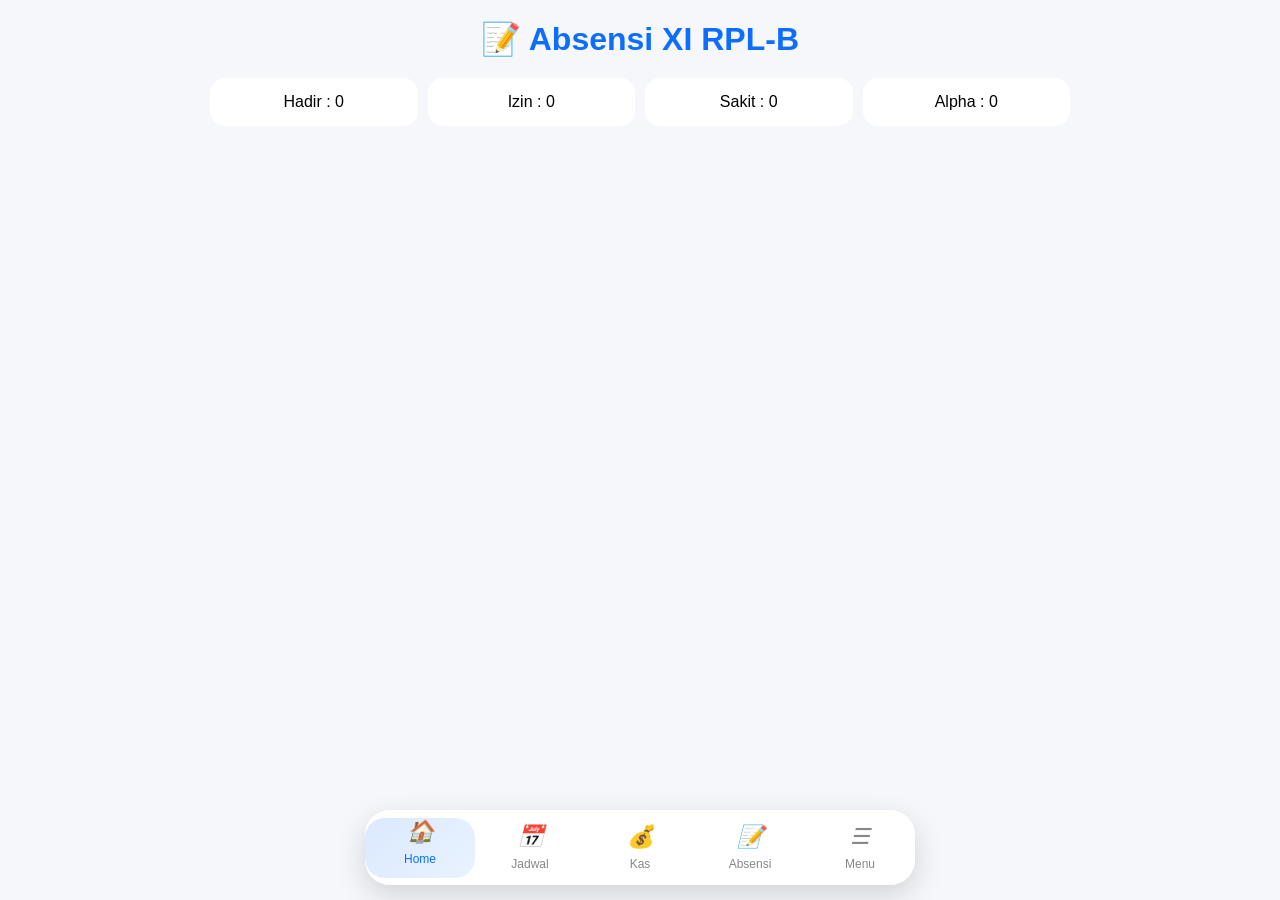
<file: absensi.html>
<!DOCTYPE html>
<html lang="id">
<head>
    <meta charset="UTF-8">
    <meta name="viewport" content="width=device-width, initial-scale=1.0">
    <title>Absensi XI RPL-B</title>
<link rel="stylesheet"
href="assets/css/navbar.css">
    <link rel="stylesheet" href="assets/css/absensi.css">
</head>

<body>

    <div class="container">

        <h1>📝 Absensi XI RPL-B</h1>

        <div class="rekap">

            <p>
                Hadir :
                <span id="hadirCount">0</span>
            </p>

            <p>
                Izin :
                <span id="izinCount">0</span>
            </p>

            <p>
                Sakit :
                <span id="sakitCount">0</span>
            </p>

            <p>
                Alpha :
                <span id="alphaCount">0</span>
            </p>

        </div>

        <div id="daftarSiswa">

        </div>

    </div>
    <nav class="bottom-nav">

    <div class="indicator"></div>

    <a href="dashboard.html"
       class="nav-item active">

        <i>🏠</i>
        <span>Home</span>

    </a>

    <a href="jadwal.html"
       class="nav-item">

        <i>📅</i>
        <span>Jadwal</span>

    </a>

    <a href="kas.html"
       class="nav-item">

        <i>💰</i>
        <span>Kas</span>

    </a>

    <a href="absensi.html"
       class="nav-item">

        <i>📝</i>
        <span>Absensi</span>

    </a>

    <a href="menu.html"
       class="nav-item">

        <i>☰</i>
        <span>Menu</span>

    </a>

</nav>
<script src="assets/js/navbar.js"></script>

    <script src="assets/js/users.js"></script>
    <script src="assets/js/absensi.js"></script>

</body>
</html>
</file>
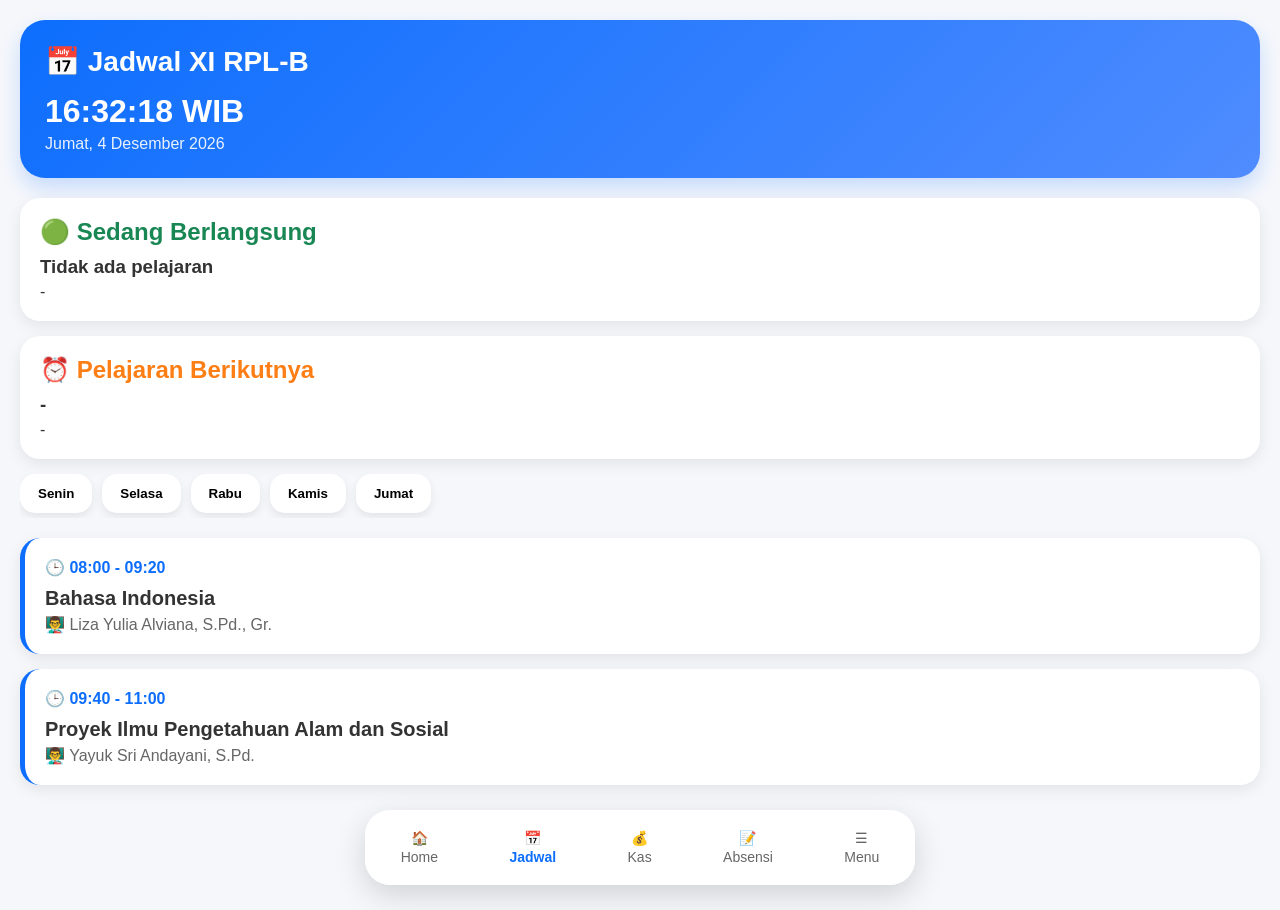
<file: jadwal.html>
<!DOCTYPE html>
<html lang="id">
<head>
    <meta charset="UTF-8">
    <meta name="viewport" content="width=device-width, initial-scale=1.0">
    <title>Jadwal XI RPL-B</title>

    <link rel="stylesheet" href="assets/css/jadwal.css">
    <link rel="stylesheet" href="assets/css/navbar.css">
</head>
<body>

    <div class="container">

        <div class="header-card">

            <h1>📅 Jadwal XI RPL-B</h1>

            <div id="jam">
                00:00:00 WIB
            </div>

            <div id="tanggal">
                Memuat tanggal...
            </div>

        </div>

        <div class="info-card sekarang">

            <h2>🟢 Sedang Berlangsung</h2>

            <h3 id="mapelSekarang">
                Tidak ada pelajaran
            </h3>

            <p id="jamSekarang">
                -
            </p>

        </div>

        <div class="info-card berikut">

            <h2>⏰ Pelajaran Berikutnya</h2>

            <h3 id="mapelBerikut">
                -
            </h3>

            <p id="jamBerikut">
                -
            </p>

        </div>

        <div class="hari-container">

            <button onclick="tampilkanJadwal('senin')">
                Senin
            </button>

            <button onclick="tampilkanJadwal('selasa')">
                Selasa
            </button>

            <button onclick="tampilkanJadwal('rabu')">
                Rabu
            </button>

            <button onclick="tampilkanJadwal('kamis')">
                Kamis
            </button>

            <button onclick="tampilkanJadwal('jumat')">
                Jumat
            </button>

        </div>

        <div id="jadwalList">

        </div>

    </div>

    <nav class="bottom-nav">

        <a href="dashboard.html">
            🏠
            <span>Home</span>
        </a>

        <a href="jadwal.html" class="active">
            📅
            <span>Jadwal</span>
        </a>

        <a href="kas.html">
            💰
            <span>Kas</span>
        </a>

        <a href="absensi.html">
            📝
            <span>Absensi</span>
        </a>

        <a href="menu.html">
            ☰
            <span>Menu</span>
        </a>

    </nav>

    <script src="assets/js/jadwal.js"></script>

</body>
</html>
</file>
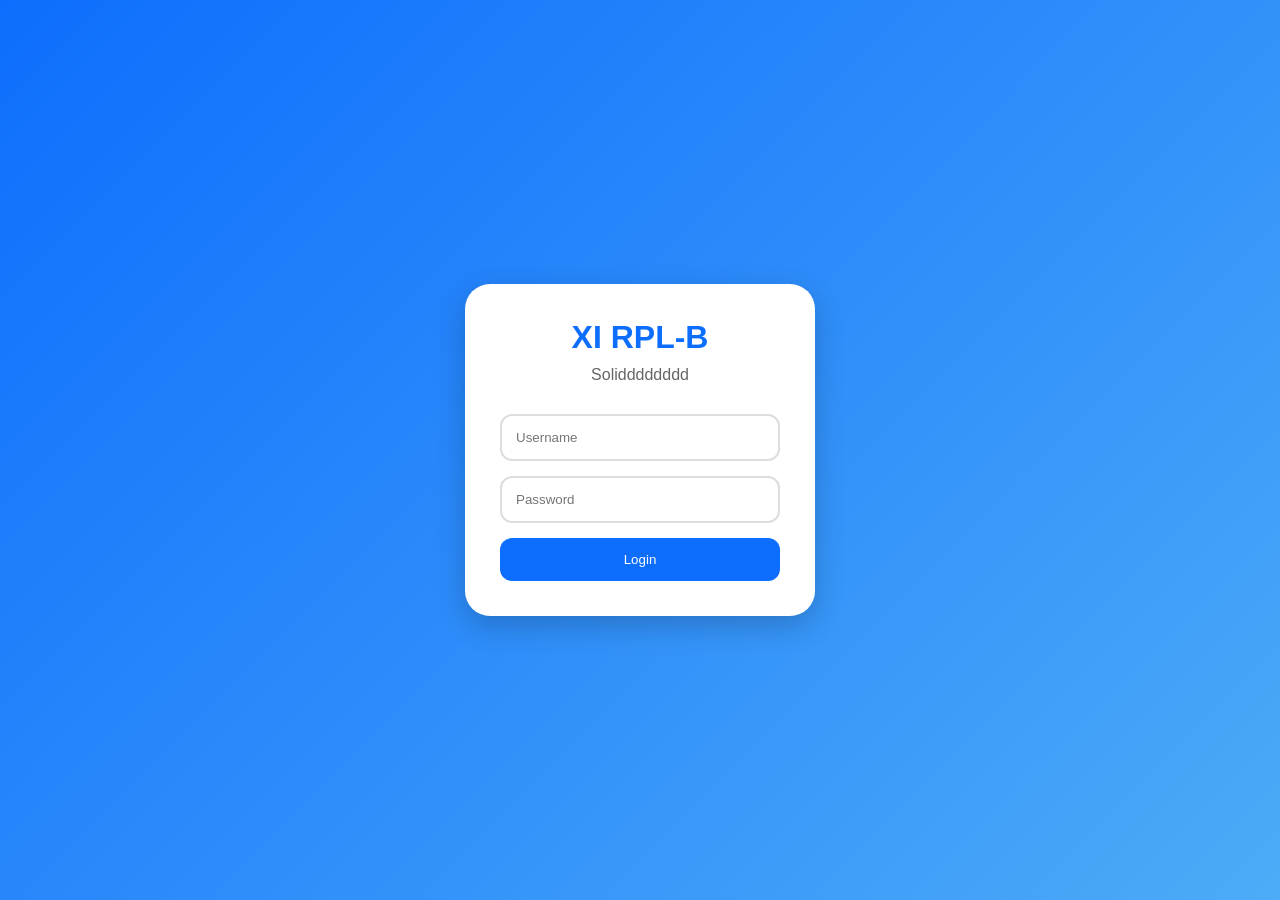
<file: kas.html>
<!DOCTYPE html>
<html lang="id">
<head>
    <meta charset="UTF-8">
    <meta name="viewport" content="width=device-width, initial-scale=1.0">
    <title>Kas XI RPL-B</title>

    <link rel="stylesheet" href="assets/css/kas.css">
    <link rel="stylesheet"
href="assets/css/navbar.css">
</head>

<body>

    <div class="container">

        <h1>💰 Kas XI RPL-B</h1>

        <div class="total-card">
            <h2>Total Kas</h2>

            <p id="totalKas">
                Rp 0
            </p>
        </div>

        <div id="formKas">

            <h2>Tambah Pembayaran</h2>

            <input type="text"
                   id="namaSiswa"
                   placeholder="Nama siswa">

            <input type="number"
                   id="jumlahKas"
                   placeholder="Jumlah">

            <button id="tambahKas">
                Simpan
            </button>

        </div>

        <div class="riwayat">

            <h2>Riwayat Kas</h2>

            <ul id="listKas">

            </ul>

        </div>

    </div>
    <nav class="bottom-nav">

    <div class="indicator"></div>

    <a href="dashboard.html"
       class="nav-item active">

        <i>🏠</i>
        <span>Home</span>

    </a>

    <a href="jadwal.html"
       class="nav-item">

        <i>📅</i>
        <span>Jadwal</span>

    </a>

    <a href="kas.html"
       class="nav-item">

        <i>💰</i>
        <span>Kas</span>

    </a>

    <a href="absensi.html"
       class="nav-item">

        <i>📝</i>
        <span>Absensi</span>

    </a>

    <a href="menu.html"
       class="nav-item">

        <i>☰</i>
        <span>Menu</span>

    </a>

</nav>
<script src="assets/js/navbar.js"></script>

    <script src="assets/js/kas.js"></script>

</body>
</html>
</file>
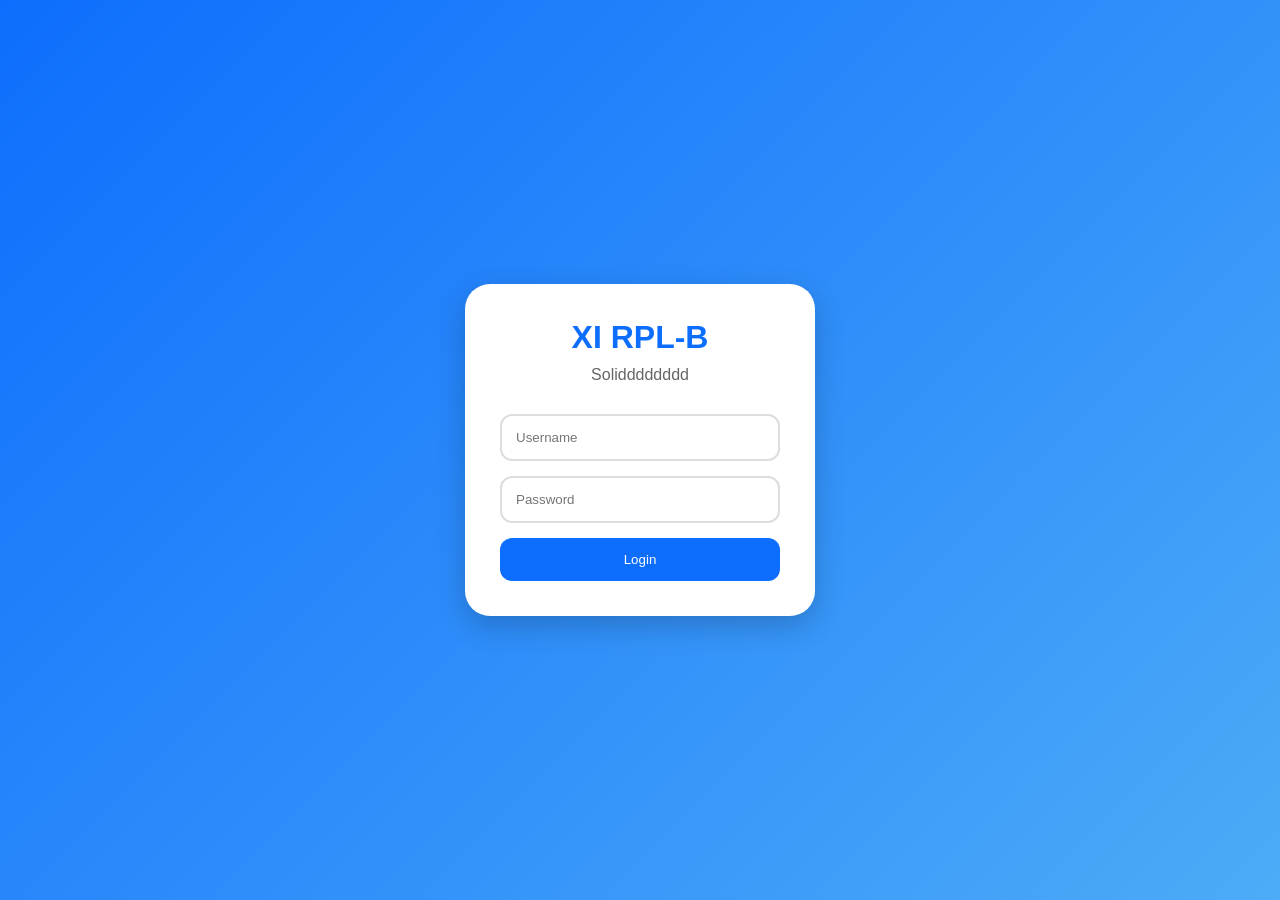
<file: login.html>
<!DOCTYPE html>
<html lang="id">
<head>
    <meta charset="UTF-8">
    <meta name="viewport" content="width=device-width, initial-scale=1.0">
    <title>Login XI RPL-B</title>

    <link rel="stylesheet" href="assets/css/login.css">
</head>

<body>

    <div class="login-card">

        <h1>XI RPL-B</h1>

        <p>Solidddddddd</p>

        <form id="loginForm">

    <input type="text"
           id="username"
           placeholder="Username"
           required>

    <input type="password"
           id="password"
           placeholder="Password"
           required>

    <button type="submit" id="loginBtn">
        Login
    </button>

</form>

    </div>

  <script src="assets/js/users.js"></script>



<script src="assets/js/login.js"></script>


</body>
</html>
</file>
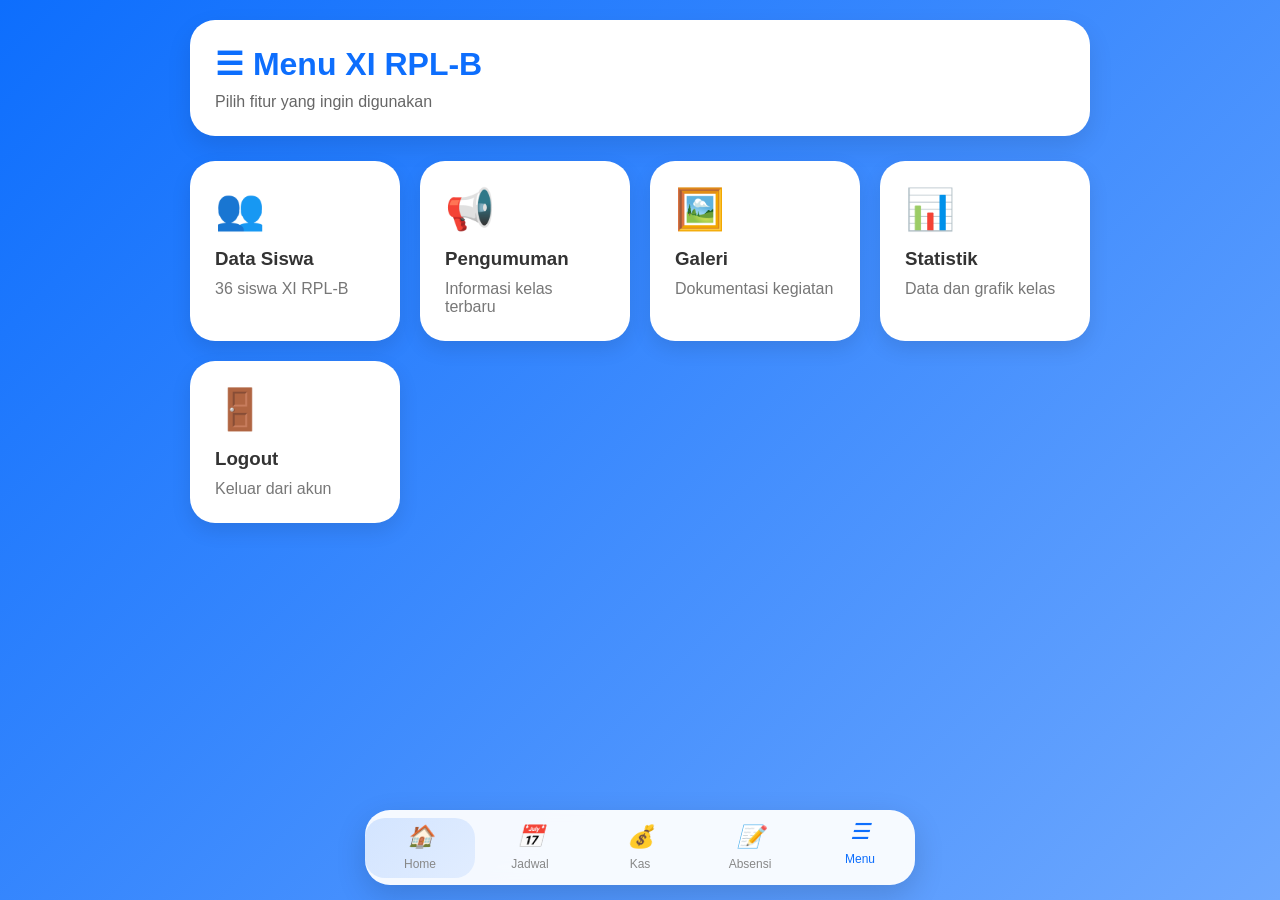
<file: menu.html>
<!DOCTYPE html>
<html lang="id">
<head>
    <meta charset="UTF-8">
    <meta name="viewport" content="width=device-width, initial-scale=1.0">
    <title>Menu XI RPL-B</title>

    <link rel="stylesheet" href="assets/css/menu.css">
    <link rel="stylesheet" href="assets/css/navbar.css">
</head>

<body>

    <div class="container">

        <div class="header">

            <h1>☰ Menu XI RPL-B</h1>

            <p>
                Pilih fitur yang ingin digunakan
            </p>

        </div>

        <div class="menu-grid">

            <a href="siswa.html" class="menu-card">
                <div class="icon">👥</div>
                <h3>Data Siswa</h3>
                <p>36 siswa XI RPL-B</p>
            </a>

            <a href="pengumuman.html" class="menu-card">
                <div class="icon">📢</div>
                <h3>Pengumuman</h3>
                <p>Informasi kelas terbaru</p>
            </a>

            <a href="galeri.html" class="menu-card">
                <div class="icon">🖼️</div>
                <h3>Galeri</h3>
                <p>Dokumentasi kegiatan</p>
            </a>

            <a href="statistik.html" class="menu-card">
                <div class="icon">📊</div>
                <h3>Statistik</h3>
                <p>Data dan grafik kelas</p>
            </a>

            <a href="#" class="menu-card" id="logoutBtn">
                <div class="icon">🚪</div>
                <h3>Logout</h3>
                <p>Keluar dari akun</p>
            </a>

        </div>

    </div>

    <nav class="bottom-nav">

        <div class="indicator"></div>

        <a href="dashboard.html" class="nav-item">
            <i>🏠</i>
            <span>Home</span>
        </a>

        <a href="jadwal.html" class="nav-item">
            <i>📅</i>
            <span>Jadwal</span>
        </a>

        <a href="kas.html" class="nav-item">
            <i>💰</i>
            <span>Kas</span>
        </a>

        <a href="absensi.html" class="nav-item">
            <i>📝</i>
            <span>Absensi</span>
        </a>

        <a href="menu.html" class="nav-item active">
            <i>☰</i>
            <span>Menu</span>
        </a>

    </nav>

    <script src="assets/js/navbar.js"></script>
    <script src="assets/js/menu.js"></script>

</body>
</html>
</file>
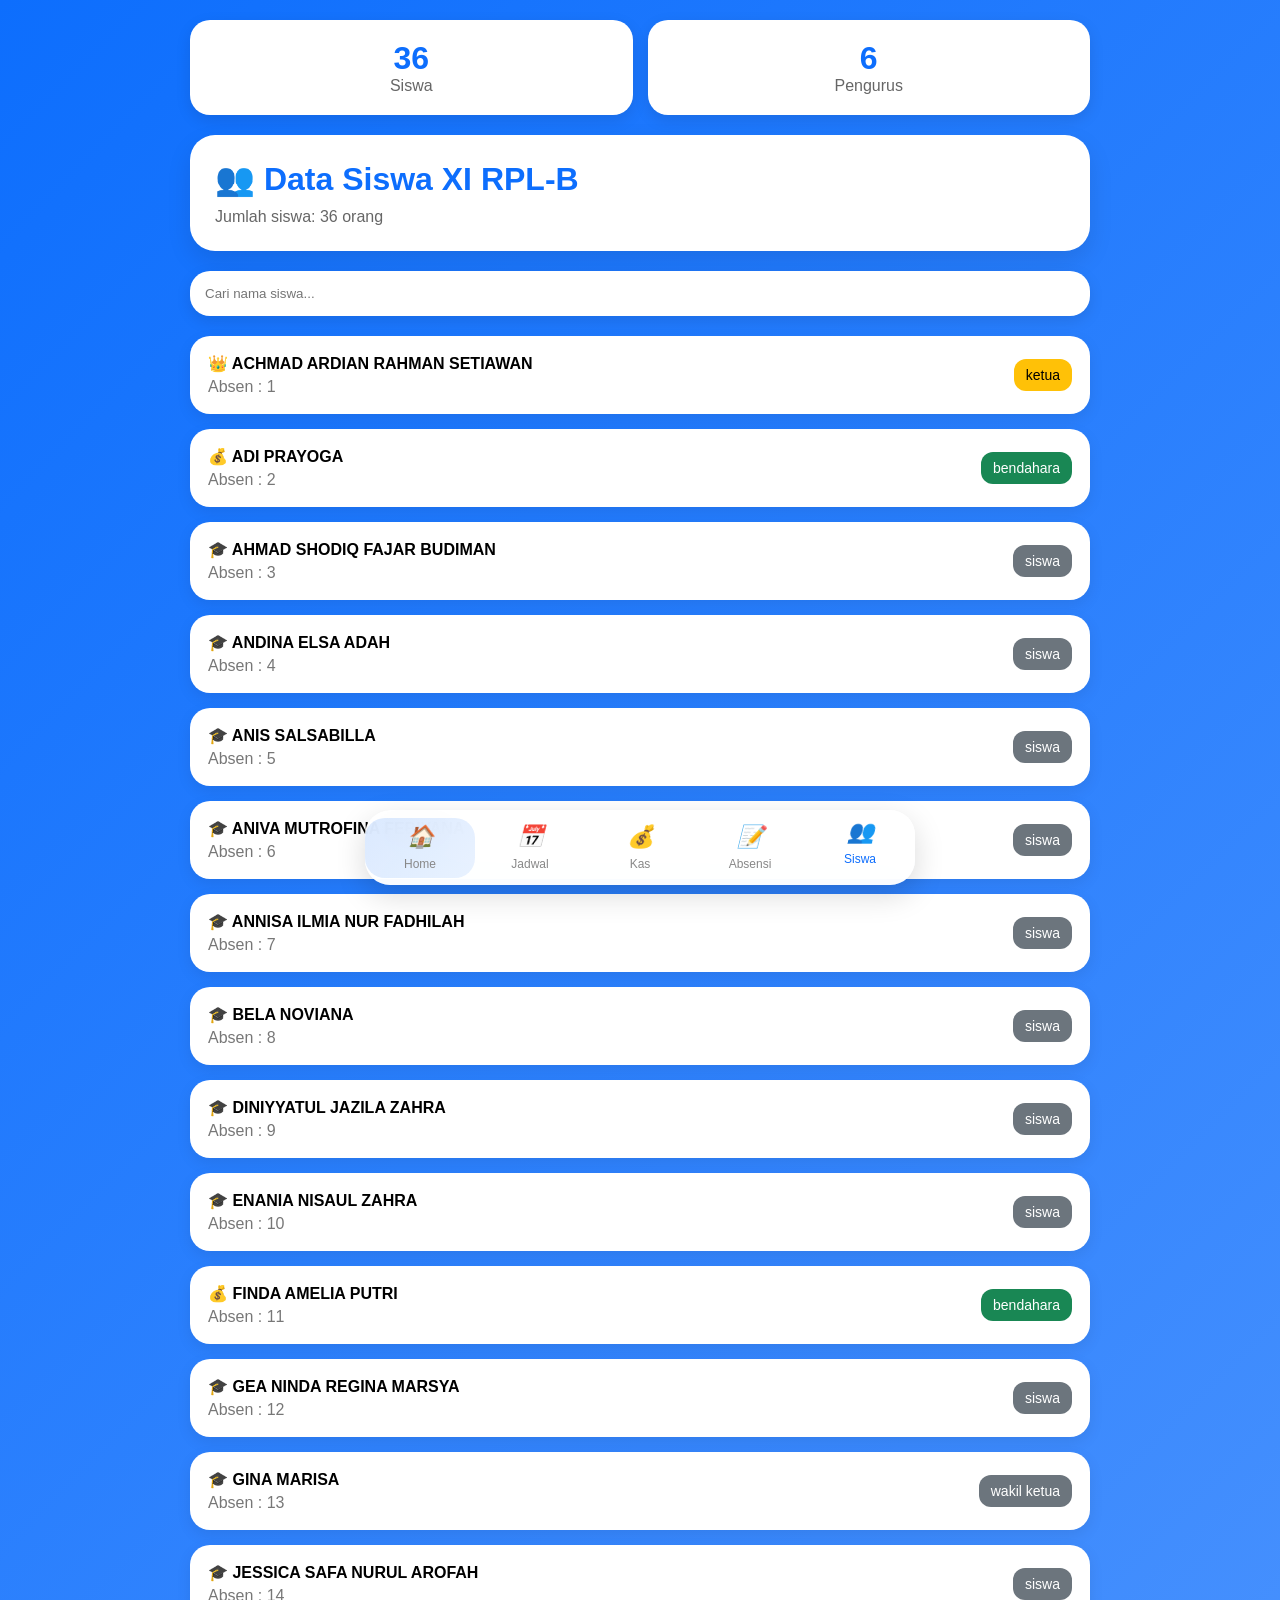
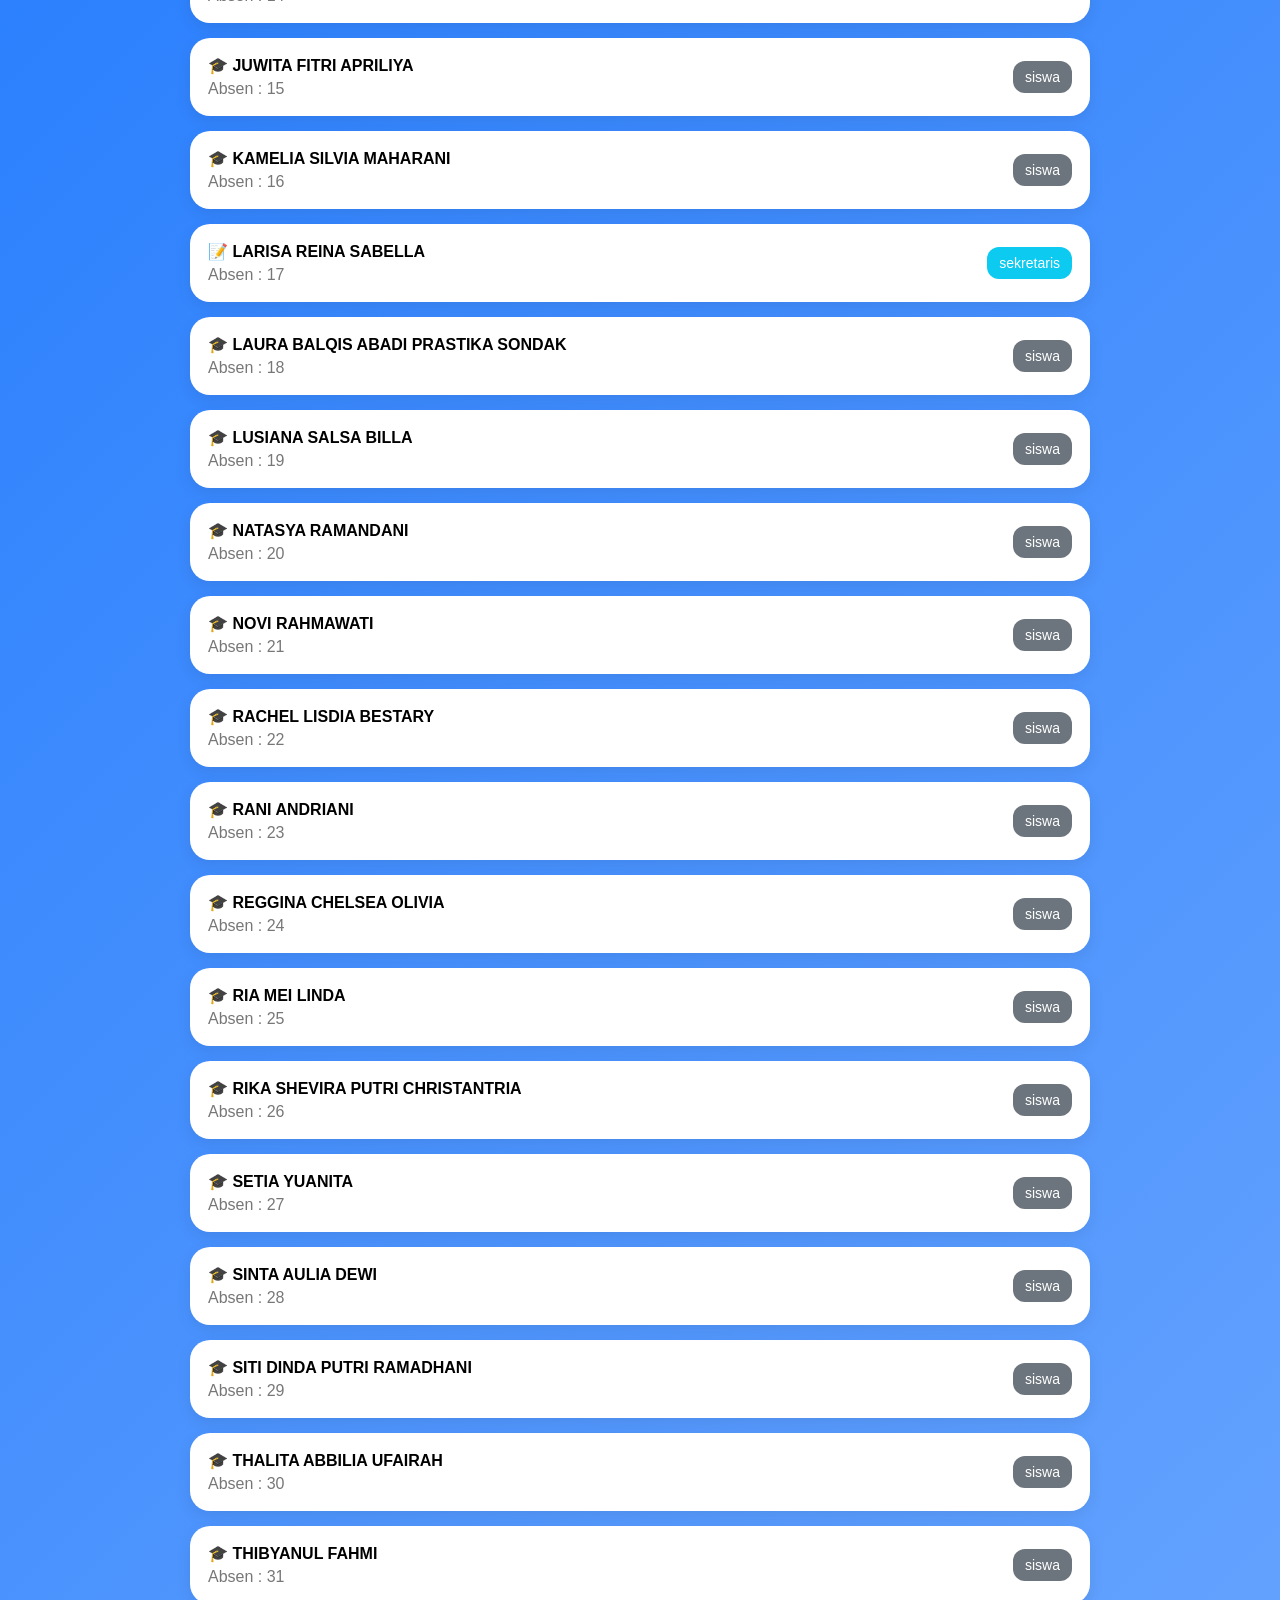
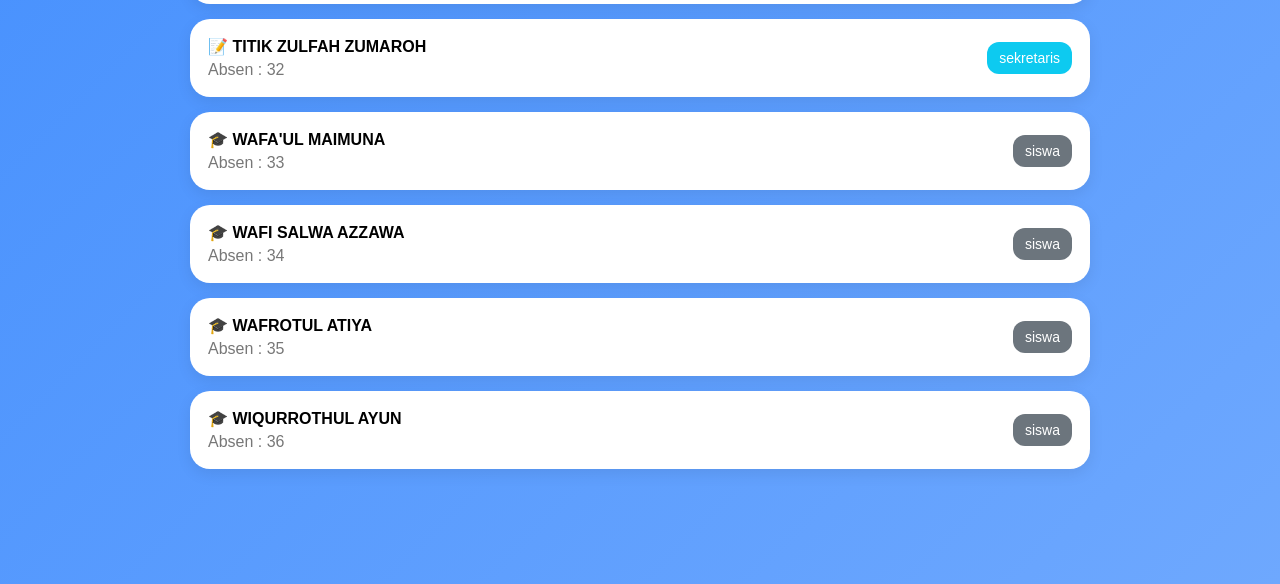
<file: siswa.html>
<!DOCTYPE html>
<html lang="id">
<head>
    <meta charset="UTF-8">
    <meta name="viewport" content="width=device-width, initial-scale=1.0">
    <title>Data Siswa XI RPL-B</title>

    <link rel="stylesheet" href="assets/css/siswa.css">
    <link rel="stylesheet" href="assets/css/navbar.css">
</head>

<body>

    <div class="container">
        <div class="stats">

    <div class="stat-card">

        <h2>36</h2>

        <p>Siswa</p>

    </div>

    <div class="stat-card">

        <h2 id="jumlahPengurus">0</h2>

        <p>Pengurus</p>

    </div>

</div>

        <div class="header">

            <h1>👥 Data Siswa XI RPL-B</h1>

            <p>Jumlah siswa: 36 orang</p>

        </div>

        <input type="text"
               id="search"
               placeholder="Cari nama siswa...">

        <div id="daftarSiswa">

        </div>

    </div>

    <!-- Navbar -->
    <nav class="bottom-nav">

        <div class="indicator"></div>

        <a href="dashboard.html" class="nav-item">
            <i>🏠</i>
            <span>Home</span>
        </a>

        <a href="jadwal.html" class="nav-item">
            <i>📅</i>
            <span>Jadwal</span>
        </a>

        <a href="kas.html" class="nav-item">
            <i>💰</i>
            <span>Kas</span>
        </a>

        <a href="absensi.html" class="nav-item">
            <i>📝</i>
            <span>Absensi</span>
        </a>

        <a href="siswa.html" class="nav-item active">
            <i>👥</i>
            <span>Siswa</span>
        </a>

    </nav>

    <script src="assets/js/users.js"></script>
    <script src="assets/js/navbar.js"></script>
    <script src="assets/js/siswa.js"></script>

</body>
</html>
</file>
<file: assets/css/navbar.css>
.bottom-nav{

    position:fixed;

    bottom:15px;

    left:50%;

    transform:translateX(-50%);

    width:95%;

    max-width:550px;

    height:75px;

    background:rgba(255,255,255,.95);

    backdrop-filter:blur(20px);

    border-radius:25px;

    display:flex;

    justify-content:space-around;

    align-items:center;

    box-shadow:
    0 10px 30px
    rgba(0,0,0,.15);

    z-index:999;
}

.nav-item{

    flex:1;

    text-decoration:none;

    color:#888;

    text-align:center;

    z-index:2;

    transition:.3s;
}

.nav-item i{

    font-size:22px;

    display:block;

    margin-bottom:4px;
}

.nav-item span{

    font-size:12px;
}

.nav-item.active{

    color:#0d6efd;

    transform:translateY(-5px);
}

.indicator{

    position:absolute;

    width:20%;

    height:60px;

    background:
    linear-gradient(
        135deg,
        #0d6efd,
        #6ea8fe
    );

    border-radius:20px;

    left:0;

    transition:.35s;

    opacity:.15;
}
</file>
<file: assets/css/absensi.css>
*{
    margin:0;
    padding:0;
    box-sizing:border-box;
    font-family:Arial,sans-serif;
}

body{
    background:#f5f7fb;
}

.container{
    max-width:900px;
    margin:auto;
    padding:20px;
}

h1{
    text-align:center;
    color:#0d6efd;
    margin-bottom:20px;
}

.rekap{
    display:grid;
    grid-template-columns:repeat(4,1fr);
    gap:10px;
    margin-bottom:20px;
}

.rekap p{
    background:white;
    padding:15px;
    text-align:center;
    border-radius:15px;
}

.siswa{
    background:white;
    margin-bottom:10px;
    padding:15px;
    border-radius:15px;

    display:flex;
    justify-content:space-between;
    align-items:center;
}

select{
    padding:10px;
    border-radius:10px;
}
</file>
<file: assets/css/jadwal.css>
* {
    margin: 0;
    padding: 0;
    box-sizing: border-box;
    font-family: "Segoe UI", sans-serif;
}

body {
    background: #f5f7fb;
    color: #333;
    padding-bottom: 90px;
}

.container {
    padding: 20px;
}

.header-card {
    background: linear-gradient(135deg, #0d6efd, #4f8cff);
    color: white;
    padding: 25px;
    border-radius: 25px;
    margin-bottom: 20px;
    box-shadow: 0 10px 20px rgba(13, 110, 253, 0.2);
}

.header-card h1 {
    margin-bottom: 15px;
    font-size: 28px;
}

#jam {
    font-size: 32px;
    font-weight: bold;
}

#tanggal {
    margin-top: 5px;
    opacity: 0.9;
}

.info-card {
    background: white;
    border-radius: 20px;
    padding: 20px;
    margin-bottom: 15px;
    box-shadow: 0 5px 15px rgba(0,0,0,0.08);
}

.info-card h2 {
    margin-bottom: 10px;
}

.sekarang h2 {
    color: #198754;
}

.berikut h2 {
    color: #fd7e14;
}

.info-card h3 {
    margin-bottom: 5px;
}

.hari-container {
    display: flex;
    gap: 10px;
    overflow-x: auto;
    margin-bottom: 20px;
    padding-bottom: 5px;
}

.hari-container button {
    border: none;
    background: white;
    padding: 12px 18px;
    border-radius: 15px;
    cursor: pointer;
    font-weight: 600;
    box-shadow: 0 4px 10px rgba(0,0,0,0.08);
    transition: 0.3s;
}

.hari-container button:hover {
    background: #0d6efd;
    color: white;
}

.card-jadwal {
    background: white;
    border-radius: 20px;
    padding: 20px;
    margin-bottom: 15px;
    box-shadow: 0 5px 15px rgba(0,0,0,0.08);
    border-left: 5px solid #0d6efd;
}

.card-jadwal .jam {
    color: #0d6efd;
    font-weight: bold;
    margin-bottom: 10px;
}

.card-jadwal .mapel {
    font-size: 20px;
    font-weight: bold;
    margin-bottom: 5px;
}

.card-jadwal .guru {
    color: #666;
}

.bottom-nav {
    position: fixed;
    bottom: 0;
    left: 0;
    right: 0;

    display: flex;
    justify-content: space-around;
    align-items: center;

    background: white;
    padding: 12px 0;

    box-shadow: 0 -3px 10px rgba(0,0,0,0.1);
}

.bottom-nav a {
    text-decoration: none;
    color: #666;

    display: flex;
    flex-direction: column;
    align-items: center;

    font-size: 14px;
}

.bottom-nav a.active {
    color: #0d6efd;
    font-weight: bold;
}

.bottom-nav span {
    margin-top: 3px;
}

@media (max-width: 600px) {

    .header-card h1 {
        font-size: 24px;
    }

    #jam {
        font-size: 28px;
    }

    .card-jadwal .mapel {
        font-size: 18px;
    }

}
</file>
<file: assets/css/kas.css>
*{
    margin:0;
    padding:0;
    box-sizing:border-box;
    font-family:Arial,sans-serif;
}

body{
    background:#f5f7fb;
}

.container{
    max-width:700px;
    margin:auto;
    padding:20px;
}

h1{
    text-align:center;
    color:#0d6efd;
    margin-bottom:20px;
}

.total-card{
    background:#0d6efd;
    color:white;
    padding:20px;
    border-radius:20px;
    text-align:center;
    margin-bottom:20px;
}

#totalKas{
    font-size:32px;
    margin-top:10px;
}

#formKas{
    background:white;
    padding:20px;
    border-radius:20px;
    margin-bottom:20px;
}

input{
    width:100%;
    padding:12px;
    margin-top:10px;
    border:1px solid #ccc;
    border-radius:10px;
}

button{
    width:100%;
    padding:12px;
    margin-top:15px;
    background:#0d6efd;
    color:white;
    border:none;
    border-radius:10px;
    cursor:pointer;
}

.riwayat{
    background:white;
    padding:20px;
    border-radius:20px;
}

#listKas li{
    list-style:none;
    padding:12px;
    border-bottom:1px solid #eee;
}
</file>
<file: assets/css/login.css>
*{
    margin:0;
    padding:0;
    box-sizing:border-box;
}

body{

    font-family:Arial,sans-serif;

    min-height:100vh;

    display:flex;

    justify-content:center;

    align-items:center;

    background:
    linear-gradient(
        135deg,
        #0d6efd,
        #4dabf7
    );
}

.login-card{

    width:350px;

    background:white;

    padding:35px;

    border-radius:25px;

    text-align:center;

    box-shadow:
    0 10px 30px
    rgba(0,0,0,0.2);
}

.login-card h1{

    color:#0d6efd;

    margin-bottom:10px;
}

.login-card p{

    color:#666;

    margin-bottom:30px;
}

input{

    width:100%;

    padding:14px;

    margin-bottom:15px;

    border:2px solid #ddd;

    border-radius:12px;
}

button{

    width:100%;

    padding:14px;

    border:none;

    border-radius:12px;

    background:#0d6efd;

    color:white;

    cursor:pointer;
}

button:hover{

    background:#0b5ed7;
}
</file>
<file: assets/css/menu.css>
*{
    margin:0;
    padding:0;
    box-sizing:border-box;
    font-family:'Segoe UI',sans-serif;
}

body{
    background:linear-gradient(
        135deg,
        #0d6efd,
        #6ea8fe
    );

    min-height:100vh;

    padding:20px 20px 100px;
}

.container{
    max-width:900px;

    margin:auto;
}

.header{
    background:white;

    border-radius:25px;

    padding:25px;

    margin-bottom:25px;

    box-shadow:
    0 10px 25px
    rgba(0,0,0,.1);
}

.header h1{
    color:#0d6efd;

    margin-bottom:10px;
}

.header p{
    color:#666;
}

.menu-grid{
    display:grid;

    grid-template-columns:
    repeat(auto-fit,minmax(200px,1fr));

    gap:20px;
}

.menu-card{
    background:white;

    border-radius:25px;

    padding:25px;

    text-decoration:none;

    color:#333;

    box-shadow:
    0 8px 20px
    rgba(0,0,0,.1);

    transition:.3s;
}

.menu-card:hover{
    transform:translateY(-5px);
}

.icon{
    font-size:40px;

    margin-bottom:15px;
}

.menu-card h3{
    margin-bottom:10px;
}

.menu-card p{
    color:#777;
}
</file>
<file: assets/css/siswa.css>
*{
    margin:0;
    padding:0;
    box-sizing:border-box;
    font-family:'Segoe UI',sans-serif;
}

body{
    background:linear-gradient(
        135deg,
        #0d6efd,
        #6ea8fe
    );

    min-height:100vh;

    padding:20px 20px 100px;
}

.container{
    max-width:900px;

    margin:auto;
}

.header{
    background:white;

    border-radius:25px;

    padding:25px;

    margin-bottom:20px;

    box-shadow:
    0 10px 25px
    rgba(0,0,0,.1);
}

.header h1{
    color:#0d6efd;

    margin-bottom:10px;
}

.header p{
    color:#666;
}

#search{
    width:100%;

    padding:15px;

    border:none;

    border-radius:20px;

    margin-bottom:20px;

    box-shadow:
    0 5px 15px
    rgba(0,0,0,.1);
}

.card-siswa{
    background:white;

    border-radius:20px;

    padding:18px;

    margin-bottom:15px;

    display:flex;

    justify-content:space-between;

    align-items:center;

    box-shadow:
    0 5px 15px
    rgba(0,0,0,.08);

    transition:.3s;
}

.card-siswa:hover{
    transform:translateY(-3px);
}

.nama{
    font-weight:600;
}

.absen{
    color:#777;

    margin-top:5px;
}

.role{
    background:#e7f1ff;

    color:#0d6efd;

    padding:8px 12px;

    border-radius:12px;

    font-size:14px;
}
.stats{

    display:grid;

    grid-template-columns:repeat(2,1fr);

    gap:15px;

    margin-bottom:20px;
}

.stat-card{

    background:white;

    border-radius:20px;

    padding:20px;

    text-align:center;

    box-shadow:
    0 5px 15px
    rgba(0,0,0,.1);
}

.stat-card h2{

    color:#0d6efd;

    font-size:32px;
}

.stat-card p{

    color:#666;
}

.role{

    color:white;

    padding:8px 12px;

    border-radius:12px;

    font-size:14px;
}

.role.ketua{

    background:#ffc107;

    color:#000;
}

.role.bendahara{

    background:#198754;
}

.role.sekretaris{

    background:#0dcaf0;
}

.role.siswa{

    background:#6c757d;
}
</file>
